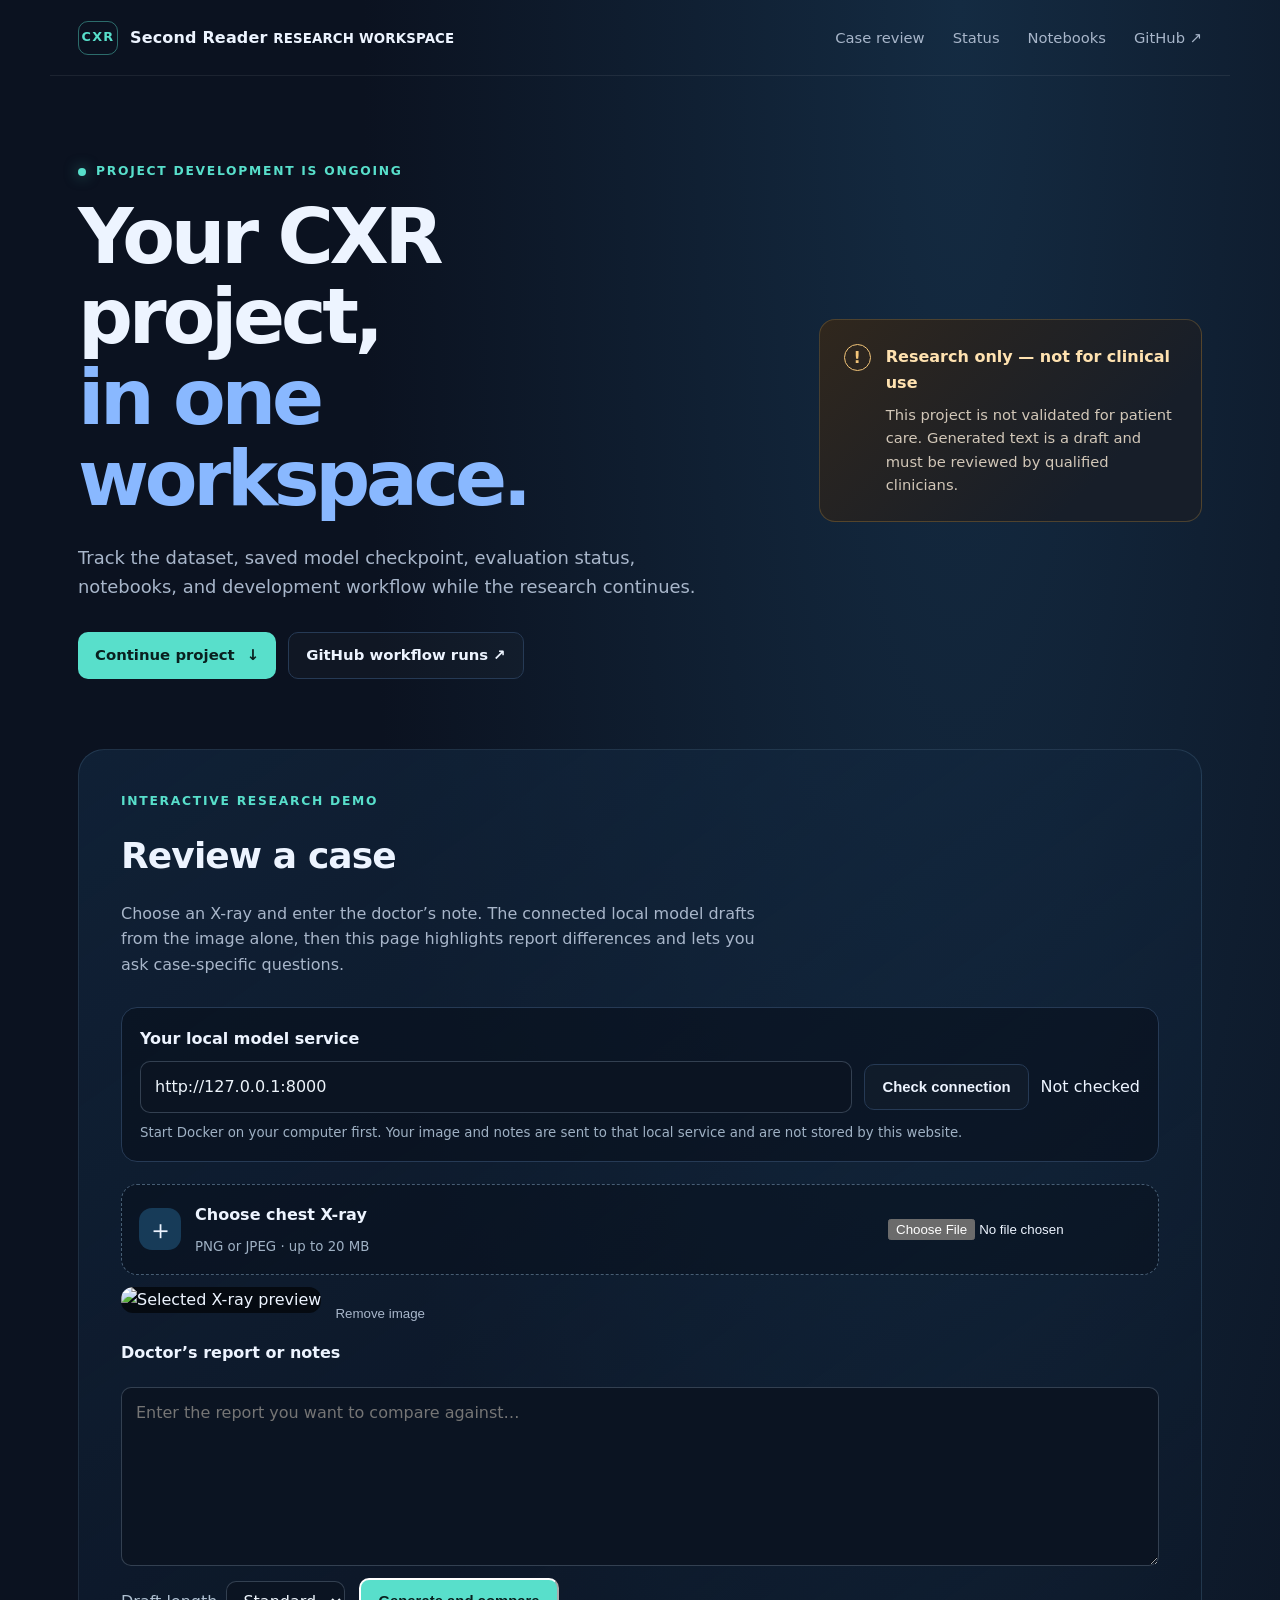
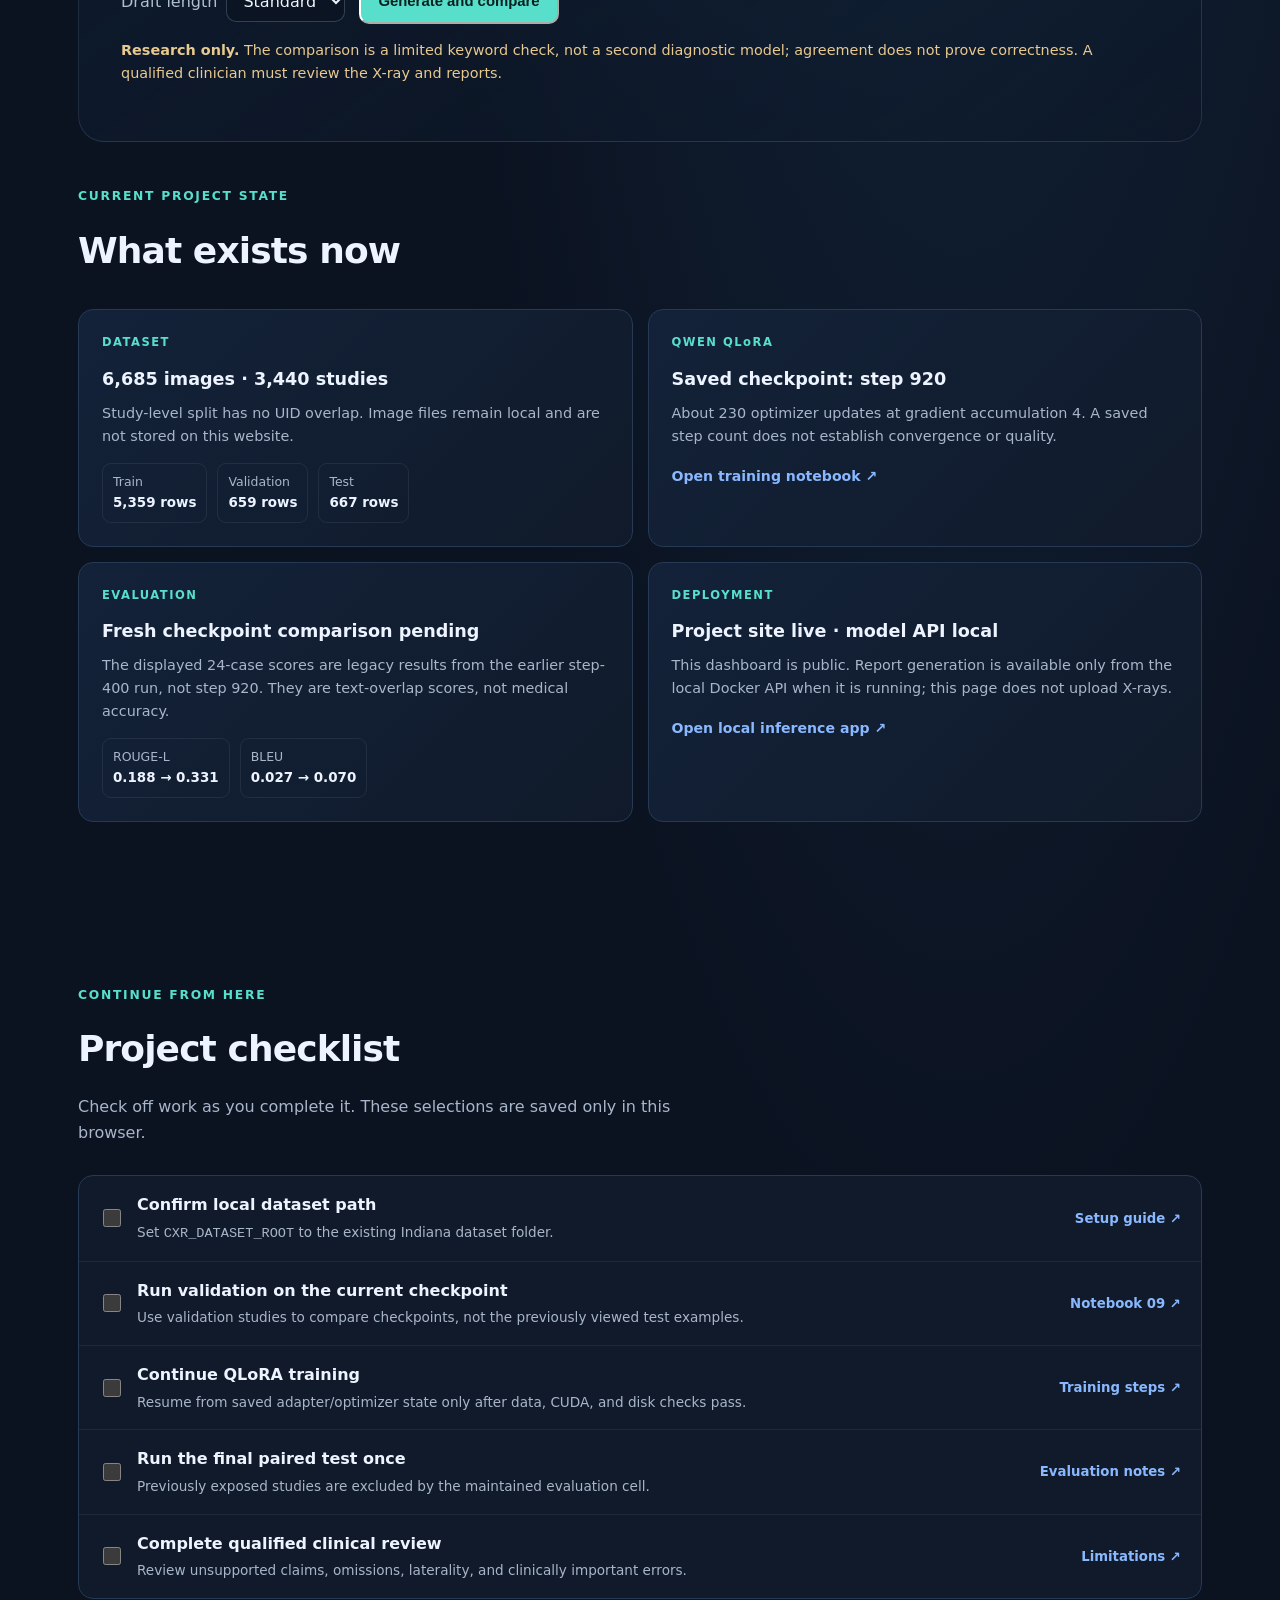
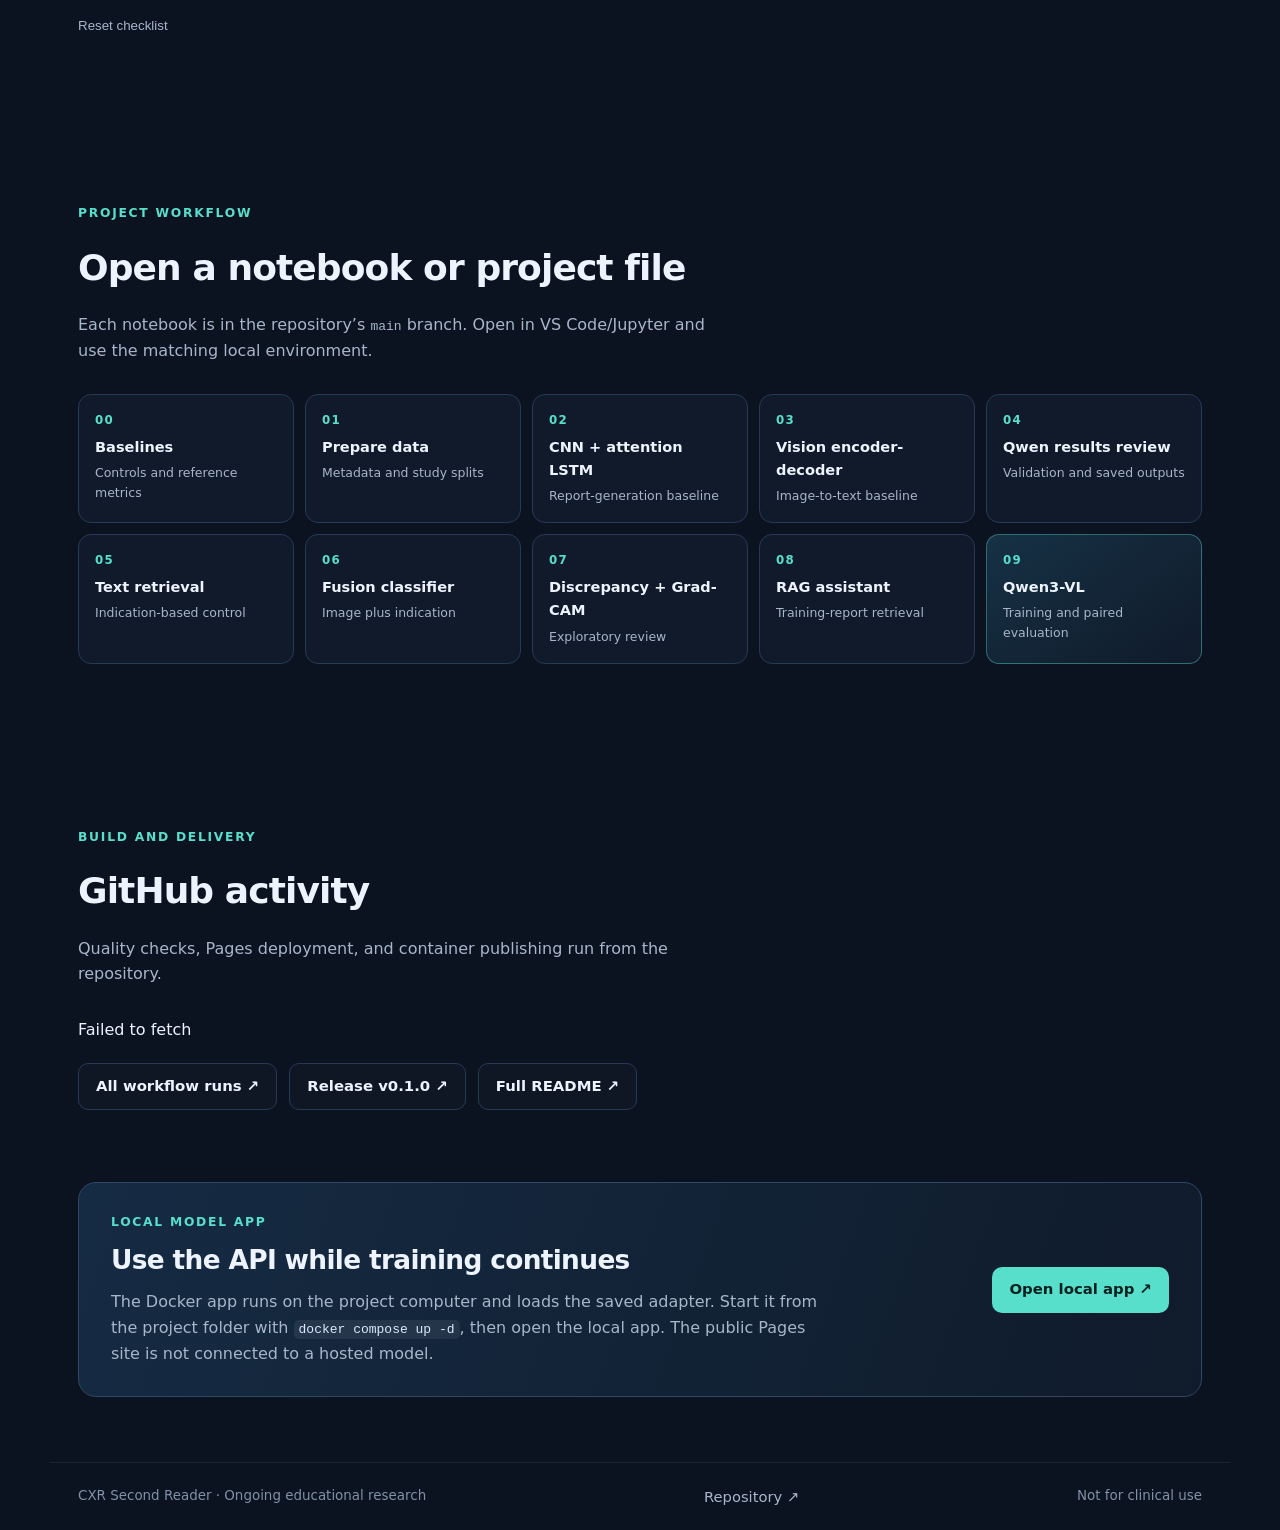
<file: docs/index.html>
<!doctype html>
<html lang="en">
<head>
  <meta charset="utf-8">
  <meta name="viewport" content="width=device-width, initial-scale=1">
  <meta name="theme-color" content="#0b1220">
  <meta name="description" content="CXR Second Reader research workspace: project status, notebooks, training checkpoints, evaluation, and API links.">
  <title>CXR Second Reader — Research Workspace</title>
  <link rel="stylesheet" href="styles.css">
  <script defer src="app.js"></script>
</head>
<body>
  <header class="topbar">
    <a class="brand" href="#top" aria-label="CXR Second Reader workspace"><span class="brand-mark">CXR</span><span>Second Reader <small>RESEARCH WORKSPACE</small></span></a>
    <nav aria-label="Main navigation"><a href="#case-review">Case review</a><a href="#status">Status</a><a href="#notebooks">Notebooks</a><a href="https://github.com/eyadstein/cxr_second_reader">GitHub ↗</a></nav>
  </header>

  <main id="top">
    <section class="hero">
      <div>
        <p class="eyebrow"><span class="dot"></span> Project development is ongoing</p>
        <h1>Your CXR project,<br><span>in one workspace.</span></h1>
        <p class="lede">Track the dataset, saved model checkpoint, evaluation status, notebooks, and development workflow while the research continues.</p>
        <div class="actions"><a class="button primary" href="#next">Continue project <span>↓</span></a><a class="button secondary" href="https://github.com/eyadstein/cxr_second_reader/actions">GitHub workflow runs ↗</a></div>
      </div>
      <aside class="notice"><div class="notice-icon">!</div><div><strong>Research only — not for clinical use</strong><p>This project is not validated for patient care. Generated text is a draft and must be reviewed by qualified clinicians.</p></div></aside>
    </section>

    <section id="case-review" class="section case-section">
      <div class="section-heading"><p class="eyebrow">Interactive research demo</p><h2>Review a case</h2><p>Choose an X-ray and enter the doctor’s note. The connected local model drafts from the image alone, then this page highlights report differences and lets you ask case-specific questions.</p></div>
      <div class="api-connect"><label for="api-url">Your local model service</label><div class="api-row"><input id="api-url" type="url" value="http://127.0.0.1:8000" autocomplete="url"><button id="check-api" class="button secondary" type="button">Check connection</button><span id="api-status" role="status">Not checked</span></div><small>Start Docker on your computer first. Your image and notes are sent to that local service and are not stored by this website.</small></div>
      <form id="case-form" class="case-form">
        <label class="upload-control" for="case-image"><span class="upload-icon">＋</span><span><b>Choose chest X-ray</b><small>PNG or JPEG · up to 20 MB</small></span><input id="case-image" type="file" accept="image/png,image/jpeg" required></label>
        <div id="image-preview-wrap" class="image-preview-wrap" hidden><img id="image-preview" alt="Selected X-ray preview"><button id="remove-image" type="button" class="text-button">Remove image</button></div>
        <label class="field-label" for="doctor-notes">Doctor’s report or notes</label>
        <textarea id="doctor-notes" name="doctor_notes" rows="6" maxlength="10000" placeholder="Enter the report you want to compare against…" required></textarea>
        <div class="form-actions"><label class="token-setting" for="max-tokens">Draft length<select id="max-tokens"><option value="96">Short</option><option value="128" selected>Standard</option><option value="160">Detailed</option></select></label><button id="analyze-button" class="button primary" type="submit">Generate and compare</button><span id="analysis-status" role="status"></span></div>
      </form>
      <div id="case-results" class="case-results" hidden aria-live="polite">
        <div class="result-grid"><article class="result-card"><div class="result-title"><span class="label">MODEL DRAFT</span><button class="text-button" type="button" data-copy="draft-output">Copy</button></div><pre id="draft-output"></pre></article><article class="result-card"><div class="result-title"><span class="label">REPORT COMPARISON</span><strong id="comparison-status"></strong></div><div id="comparison-output"></div><p id="comparison-limit" class="caveat"></p></article></div>
        <section class="case-chat"><div><p class="eyebrow">Ask about this case</p><h3>Discuss the reports</h3><p>Answers use the selected image, notes, draft and matching report passages.</p></div><div id="chat-thread" class="chat-thread" aria-live="polite"></div><form id="chat-form" class="chat-form"><label class="sr-only" for="chat-question">Your question</label><input id="chat-question" maxlength="2000" placeholder="Ask about a finding or a difference…" required><button class="button primary" type="submit">Ask</button></form><small>Chat history stays in this browser tab. The current chat uses the same model, not a separate RAG model.</small></section>
      </div>
      <p class="clinical-warning"><b>Research only.</b> The comparison is a limited keyword check, not a second diagnostic model; agreement does not prove correctness. A qualified clinician must review the X-ray and reports.</p>
    </section>

    <section id="status" class="section compact">
      <div class="section-heading"><p class="eyebrow">Current project state</p><h2>What exists now</h2></div>
      <div class="status-grid">
        <article class="status-card"><span class="label">DATASET</span><strong>6,685 images · 3,440 studies</strong><p>Study-level split has no UID overlap. Image files remain local and are not stored on this website.</p><div class="mini-stats"><span>Train <b>5,359 rows</b></span><span>Validation <b>659 rows</b></span><span>Test <b>667 rows</b></span></div></article>
        <article class="status-card"><span class="label">QWEN QLoRA</span><strong>Saved checkpoint: step 920</strong><p>About 230 optimizer updates at gradient accumulation 4. A saved step count does not establish convergence or quality.</p><a href="https://github.com/eyadstein/cxr_second_reader/blob/main/notebooks/09_qwen3vl_cxr.ipynb">Open training notebook ↗</a></article>
        <article class="status-card"><span class="label">EVALUATION</span><strong>Fresh checkpoint comparison pending</strong><p>The displayed 24-case scores are legacy results from the earlier step-400 run, not step 920. They are text-overlap scores, not medical accuracy.</p><div class="score-row"><span>ROUGE-L <b>0.188 → 0.331</b></span><span>BLEU <b>0.027 → 0.070</b></span></div></article>
        <article class="status-card"><span class="label">DEPLOYMENT</span><strong>Project site live · model API local</strong><p>This dashboard is public. Report generation is available only from the local Docker API when it is running; this page does not upload X-rays.</p><a href="http://127.0.0.1:8000" target="_blank" rel="noopener">Open local inference app ↗</a></article>
      </div>
    </section>

    <section id="next" class="section">
      <div class="section-heading"><p class="eyebrow">Continue from here</p><h2>Project checklist</h2><p>Check off work as you complete it. These selections are saved only in this browser.</p></div>
      <div class="workboard">
        <label class="task"><input type="checkbox" data-task="data"><span><b>Confirm local dataset path</b><small>Set <code>CXR_DATASET_ROOT</code> to the existing Indiana dataset folder.</small></span><a href="https://github.com/eyadstein/cxr_second_reader#run-locally-in-vscodejupyter-no-colab-required">Setup guide ↗</a></label>
        <label class="task"><input type="checkbox" data-task="val"><span><b>Run validation on the current checkpoint</b><small>Use validation studies to compare checkpoints, not the previously viewed test examples.</small></span><a href="https://github.com/eyadstein/cxr_second_reader/blob/main/notebooks/09_qwen3vl_cxr.ipynb">Notebook 09 ↗</a></label>
        <label class="task"><input type="checkbox" data-task="train"><span><b>Continue QLoRA training</b><small>Resume from saved adapter/optimizer state only after data, CUDA, and disk checks pass.</small></span><a href="https://github.com/eyadstein/cxr_second_reader/blob/main/notebooks/09_qwen3vl_cxr.ipynb">Training steps ↗</a></label>
        <label class="task"><input type="checkbox" data-task="test"><span><b>Run the final paired test once</b><small>Previously exposed studies are excluded by the maintained evaluation cell.</small></span><a href="https://github.com/eyadstein/cxr_second_reader/blob/main/README.md#observed-run-and-evaluation-limits">Evaluation notes ↗</a></label>
        <label class="task"><input type="checkbox" data-task="review"><span><b>Complete qualified clinical review</b><small>Review unsupported claims, omissions, laterality, and clinically important errors.</small></span><a href="https://github.com/eyadstein/cxr_second_reader/blob/main/README.md#observed-run-and-evaluation-limits">Limitations ↗</a></label>
      </div>
      <button id="reset-checklist" class="text-button" type="button">Reset checklist</button>
    </section>

    <section id="notebooks" class="section">
      <div class="section-heading"><p class="eyebrow">Project workflow</p><h2>Open a notebook or project file</h2><p>Each notebook is in the repository’s <code>main</code> branch. Open in VS Code/Jupyter and use the matching local environment.</p></div>
      <div class="notebook-grid">
        <a class="notebook-link" href="https://github.com/eyadstein/cxr_second_reader/blob/main/notebooks/00_baselines.ipynb"><span>00</span><b>Baselines</b><small>Controls and reference metrics</small></a>
        <a class="notebook-link" href="https://github.com/eyadstein/cxr_second_reader/blob/main/notebooks/01_prepare_data.ipynb"><span>01</span><b>Prepare data</b><small>Metadata and study splits</small></a>
        <a class="notebook-link" href="https://github.com/eyadstein/cxr_second_reader/blob/main/notebooks/02_approach1_cnn_attention_lstm.ipynb"><span>02</span><b>CNN + attention LSTM</b><small>Report-generation baseline</small></a>
        <a class="notebook-link" href="https://github.com/eyadstein/cxr_second_reader/blob/main/notebooks/03_approach2_vision_encoder_decoder.ipynb"><span>03</span><b>Vision encoder-decoder</b><small>Image-to-text baseline</small></a>
        <a class="notebook-link" href="https://github.com/eyadstein/cxr_second_reader/blob/main/notebooks/04_approach3_vlm_lora.ipynb"><span>04</span><b>Qwen results review</b><small>Validation and saved outputs</small></a>
        <a class="notebook-link" href="https://github.com/eyadstein/cxr_second_reader/blob/main/notebooks/05_approach4_retrieval.ipynb"><span>05</span><b>Text retrieval</b><small>Indication-based control</small></a>
        <a class="notebook-link" href="https://github.com/eyadstein/cxr_second_reader/blob/main/notebooks/06_fusion_classifier.ipynb"><span>06</span><b>Fusion classifier</b><small>Image plus indication</small></a>
        <a class="notebook-link" href="https://github.com/eyadstein/cxr_second_reader/blob/main/notebooks/07_discrepancy_gradcam.ipynb"><span>07</span><b>Discrepancy + Grad-CAM</b><small>Exploratory review</small></a>
        <a class="notebook-link" href="https://github.com/eyadstein/cxr_second_reader/blob/main/notebooks/08_rag_assistant.ipynb"><span>08</span><b>RAG assistant</b><small>Training-report retrieval</small></a>
        <a class="notebook-link featured" href="https://github.com/eyadstein/cxr_second_reader/blob/main/notebooks/09_qwen3vl_cxr.ipynb"><span>09</span><b>Qwen3-VL</b><small>Training and paired evaluation</small></a>
      </div>
    </section>

    <section class="section activity-section">
      <div class="section-heading"><p class="eyebrow">Build and delivery</p><h2>GitHub activity</h2><p>Quality checks, Pages deployment, and container publishing run from the repository.</p></div>
      <div id="workflow-list" class="workflow-list" aria-live="polite"><p>Loading recent GitHub workflow runs…</p></div>
      <div class="actions"><a class="button secondary" href="https://github.com/eyadstein/cxr_second_reader/actions">All workflow runs ↗</a><a class="button secondary" href="https://github.com/eyadstein/cxr_second_reader/releases/tag/v0.1.0">Release v0.1.0 ↗</a><a class="button secondary" href="https://github.com/eyadstein/cxr_second_reader/blob/main/README.md">Full README ↗</a></div>
    </section>

    <section class="deployment-card">
      <div><p class="eyebrow">Local model app</p><h2>Use the API while training continues</h2><p>The Docker app runs on the project computer and loads the saved adapter. Start it from the project folder with <code>docker compose up -d</code>, then open the local app. The public Pages site is not connected to a hosted model.</p></div>
      <a class="button primary" href="http://127.0.0.1:8000" target="_blank" rel="noopener">Open local app ↗</a>
    </section>
  </main>
  <footer><span>CXR Second Reader · Ongoing educational research</span><a href="https://github.com/eyadstein/cxr_second_reader">Repository ↗</a><span>Not for clinical use</span></footer>
</body>
</html>
</file>
<file: docs/styles.css>
:root{color-scheme:dark;--bg:#0b1220;--panel:#101c2e;--panel2:#132239;--text:#edf4ff;--muted:#a8b6ca;--line:#263a55;--teal:#58dfcb;--blue:#89b8ff;--amber:#f3c579}*{box-sizing:border-box}html{scroll-behavior:smooth}body{margin:0;background:radial-gradient(ellipse at 75% 0%,#142b42 0,transparent 44%),var(--bg);color:var(--text);font-family:Inter,ui-sans-serif,system-ui,-apple-system,"Segoe UI",sans-serif;line-height:1.6}.topbar{height:76px;max-width:1180px;margin:auto;padding:0 28px;display:flex;align-items:center;justify-content:space-between;border-bottom:1px solid #ffffff12}.brand{display:flex;align-items:center;gap:12px;color:var(--text);text-decoration:none;font-weight:700;letter-spacing:.01em}.brand-mark{display:grid;place-items:center;width:40px;height:34px;border:1px solid #58dfcb70;border-radius:10px;color:var(--teal);font-size:.8rem;letter-spacing:.1em}.topbar nav{display:flex;align-items:center;gap:28px}.topbar nav a,footer a{color:var(--muted);text-decoration:none;font-size:.92rem}.topbar nav a:hover,footer a:hover,.card a:hover{color:var(--teal)}main{max-width:1180px;margin:auto;padding:0 28px}.hero{min-height:500px;padding:86px 0 70px;display:grid;grid-template-columns:1.4fr .8fr;align-items:center;gap:70px}.eyebrow{margin:0 0 15px;color:var(--teal);font-size:.77rem;font-weight:750;letter-spacing:.14em;text-transform:uppercase}.hero .eyebrow{display:flex;align-items:center;gap:10px}.dot{display:inline-block;width:8px;height:8px;border-radius:50%;background:var(--teal);box-shadow:0 0 14px #58dfcb80}.hero h1{margin:0;font-size:clamp(2.8rem,6vw,5.2rem);line-height:1.05;letter-spacing:-.055em}.hero h1 span{color:var(--blue)}.lede{max-width:650px;margin:25px 0 30px;color:var(--muted);font-size:1.12rem}.actions{display:flex;flex-wrap:wrap;gap:12px}.button{min-height:46px;padding:11px 17px;display:inline-flex;align-items:center;gap:12px;border-radius:10px;text-decoration:none;font-size:.93rem;font-weight:700}.primary{background:var(--teal);color:#09201f}.primary:hover{background:#8cecdf}.secondary{border:1px solid var(--line);color:var(--text);background:#ffffff05}.secondary:hover{border-color:var(--blue)}.notice{padding:24px;display:flex;gap:15px;border:1px solid #80683b77;border-radius:16px;background:linear-gradient(135deg,#30271d,#171e29 75%)}.notice-icon{flex:0 0 27px;height:27px;display:grid;place-items:center;border:1px solid var(--amber);border-radius:50%;color:var(--amber);font-weight:800}.notice strong{color:#ffe2b0}.notice p{margin:7px 0 0;color:#d2c7b8;font-size:.92rem}.status-panel{padding:28px 32px;display:flex;align-items:center;justify-content:space-between;gap:30px;border:1px solid var(--line);border-radius:18px;background:linear-gradient(115deg,var(--panel2),var(--panel))}.status-panel .eyebrow{margin-bottom:7px}.status-panel h2,.section-heading h2,.deployment-card h2{margin:0;font-size:1.65rem;letter-spacing:-.025em}.status-panel p:not(.eyebrow){max-width:760px;margin:8px 0 0;color:var(--muted)}.status-badge{flex:0 0 auto;display:inline-flex;align-items:center;gap:9px;padding:8px 12px;border:1px solid #58dfcb52;border-radius:999px;color:#b9f6ed;font-size:.82rem}.section{padding:92px 0 72px}.section-heading{max-width:660px;margin-bottom:30px}.section-heading h2{font-size:2.25rem}.section-heading>p:last-child{color:var(--muted)}.cards{display:grid;grid-template-columns:repeat(3,1fr);gap:16px}.card{min-height:220px;padding:24px;border:1px solid var(--line);border-radius:15px;background:#101a2a}.card-number{color:var(--teal);font-size:.78rem;font-weight:800;letter-spacing:.08em}.card h3{margin:15px 0 7px;font-size:1.15rem}.card p{min-height:74px;margin:0 0 16px;color:var(--muted);font-size:.92rem}.card a{color:var(--blue);text-decoration:none;font-size:.9rem;font-weight:700}.link-list{display:grid;gap:9px;margin-top:14px}.link-list a{padding-bottom:8px;border-bottom:1px solid #ffffff12;font-size:.86rem}.workspace .card{min-height:100%}.workspace .card p{min-height:0}.deployment-card{padding:30px 32px;display:flex;align-items:center;justify-content:space-between;gap:24px;border:1px solid #314865;border-radius:18px;background:linear-gradient(110deg,#152b43,#101b2b)}.deployment-card .eyebrow{margin-bottom:6px}.deployment-card p:last-child{max-width:720px;margin:8px 0 0;color:var(--muted)}footer{max-width:1180px;margin:65px auto 0;padding:22px 28px;display:flex;justify-content:space-between;gap:18px;border-top:1px solid #ffffff12;color:#8191a7;font-size:.84rem}@media(max-width:760px){.topbar{padding:0 18px}.topbar nav{gap:13px}.topbar nav a{font-size:.8rem}.topbar nav a:first-child{display:none}main{padding:0 18px}.hero{min-height:auto;padding:62px 0 48px;grid-template-columns:1fr;gap:32px}.hero h1{font-size:clamp(2.7rem,12vw,4.2rem)}.status-panel,.deployment-card{align-items:flex-start;flex-direction:column;padding:24px}.cards{grid-template-columns:1fr}.card{min-height:0}.card p{min-height:0}footer{margin-top:45px;padding:20px 18px;flex-wrap:wrap}footer span:first-child{flex-basis:100%}}

.status-grid{display:grid;grid-template-columns:repeat(2,minmax(0,1fr));gap:15px}.status-card{padding:23px;border:1px solid var(--line);border-radius:15px;background:linear-gradient(135deg,#132239,#101a2a)}.status-card .label{display:block;margin-bottom:13px;color:var(--teal);font-size:.72rem;font-weight:800;letter-spacing:.13em}.status-card strong{display:block;font-size:1.1rem}.status-card p{margin:9px 0 15px;color:var(--muted);font-size:.9rem}.status-card>a{color:var(--blue);font-size:.88rem;font-weight:700;text-decoration:none}.mini-stats,.score-row{display:flex;gap:10px;flex-wrap:wrap}.mini-stats span,.score-row span{padding:8px 10px;border:1px solid #ffffff12;border-radius:9px;color:var(--muted);font-size:.78rem}.mini-stats b,.score-row b{display:block;color:var(--text);font-size:.84rem}.workboard{overflow:hidden;border:1px solid var(--line);border-radius:15px;background:#101a2a}.task{min-height:82px;padding:16px 20px;display:grid;grid-template-columns:24px 1fr auto;align-items:center;gap:14px;border-bottom:1px solid #ffffff10;cursor:pointer}.task:last-child{border-bottom:0}.task input{width:18px;height:18px;accent-color:var(--teal)}.task span b,.task span small{display:block}.task span small{margin-top:4px;color:var(--muted);font-size:.85rem}.task>a{color:var(--blue);font-size:.83rem;font-weight:700;text-decoration:none}.task:has(input:checked) span b{text-decoration:line-through;color:#a8b6ca}.text-button{margin-top:12px;padding:7px 0;border:0;background:none;color:var(--muted);cursor:pointer}.text-button:hover{color:var(--teal)}.notebook-grid{display:grid;grid-template-columns:repeat(5,minmax(0,1fr));gap:11px}.notebook-link{min-height:128px;padding:16px;display:flex;flex-direction:column;gap:5px;border:1px solid var(--line);border-radius:13px;background:#101a2a;color:var(--text);text-decoration:none;transition:transform .15s,border-color .15s}.notebook-link:hover{transform:translateY(-2px);border-color:#58dfcb85}.notebook-link>span{color:var(--teal);font-size:.74rem;font-weight:800;letter-spacing:.1em}.notebook-link b{font-size:.91rem}.notebook-link small{color:var(--muted);font-size:.78rem}.notebook-link.featured{border-color:#58dfcb65;background:linear-gradient(145deg,#163145,#101a2a)}.workflow-list{display:grid;gap:9px;margin:0 0 20px}.workflow-row{padding:13px 16px;display:flex;align-items:center;justify-content:space-between;gap:15px;border:1px solid var(--line);border-radius:11px;background:#101a2a;color:var(--text);text-decoration:none}.workflow-row:hover{border-color:#58dfcb85}.workflow-row small{display:block;color:var(--muted);font-size:.78rem}.run-state{flex:0 0 auto;padding:5px 9px;border:1px solid #ffffff20;border-radius:999px;color:var(--muted);font-size:.76rem}.run-state.success{border-color:#58dfcb55;color:#b9f6ed}.run-state.failure{border-color:#e18a8a66;color:#ffc0c0}.section.compact{padding-top:45px}.workspace .section-heading{margin-bottom:22px}.deployment-card code{color:#d9e8ff;background:#ffffff12;padding:2px 5px;border-radius:5px}
@media(max-width:900px){.notebook-grid{grid-template-columns:repeat(3,minmax(0,1fr))}}@media(max-width:650px){.status-grid{grid-template-columns:1fr}.notebook-grid{grid-template-columns:repeat(2,minmax(0,1fr))}.task{grid-template-columns:22px 1fr}.task>a{grid-column:2}.workflow-row{align-items:flex-start;flex-direction:column}.topbar nav a:nth-child(2){display:none}}
/* Interactive case review */
.case-section { background: linear-gradient(145deg, rgba(20, 44, 70, .58), rgba(10, 18, 32, .2)); border: 1px solid rgba(133, 178, 215, .16); border-radius: 26px; padding: clamp(22px, 4vw, 42px); }
.api-connect { background: rgba(8, 15, 26, .58); border: 1px solid var(--line, rgba(255,255,255,.12)); border-radius: 16px; padding: 18px; margin: 22px 0; }
.api-connect > label, .field-label { display: block; font-weight: 700; margin-bottom: 9px; }
.api-row { display:flex; gap:12px; align-items:center; flex-wrap:wrap; }
.api-row input, .chat-form input, .case-form textarea, .token-setting select { background:#0b1422; border:1px solid rgba(170,195,220,.25); color:#edf4fb; border-radius:10px; padding:12px 14px; font:inherit; }
.api-row input { flex:1 1 240px; }
.api-connect small, .case-section small { display:block; color:#9fb1c4; margin-top:10px; line-height:1.5; }
#api-status.success { color:#84e1b4; } #api-status.failure { color:#ffadad; }
.case-form { display:grid; gap:12px; }
.upload-control { display:flex; align-items:center; gap:14px; border:1px dashed rgba(155,192,225,.42); background:rgba(7,15,26,.45); border-radius:16px; padding:17px; cursor:pointer; }
.upload-control b { display:block; } .upload-icon { display:grid; place-items:center; width:42px; height:42px; border-radius:13px; background:#173b58; font-size:27px; }
.upload-control input { max-width:100%; margin-left:auto; }
.image-preview-wrap { display:flex; align-items:start; gap:14px; flex-wrap:wrap; }
.image-preview-wrap img { max-width:min(100%,460px); max-height:380px; object-fit:contain; background:#050a11; border-radius:12px; }
.case-form textarea { width:100%; resize:vertical; min-height:140px; }
.form-actions { display:flex; align-items:center; gap:14px; flex-wrap:wrap; }
.token-setting { display:flex; gap:9px; align-items:center; color:#afc0d1; }
.token-setting select { padding:9px 12px; }
.button:disabled { opacity:.55; cursor:wait; }
.clinical-warning, .caveat { color:#e8c98f; line-height:1.6; font-size:.9rem; }
.case-results { margin-top:30px; }
.result-grid { display:grid; grid-template-columns:1fr 1fr; gap:16px; }
.result-card { background:rgba(8,15,26,.72); border:1px solid rgba(170,195,220,.16); border-radius:16px; padding:20px; min-width:0; }
.result-title { display:flex; justify-content:space-between; gap:12px; align-items:center; margin-bottom:14px; }
.result-card pre { white-space:pre-wrap; overflow-wrap:anywhere; font:inherit; line-height:1.65; color:#edf4fb; margin:0; }
.difference-row { border-top:1px solid rgba(170,195,220,.13); padding:12px 0; display:grid; gap:5px; }
.difference-row span { color:#becddd; }
.case-chat { margin-top:18px; background:rgba(8,15,26,.58); border:1px solid rgba(170,195,220,.16); border-radius:16px; padding:20px; }
.case-chat h3 { margin:.2em 0; font-size:1.3rem; }
.case-chat p { color:#b9c9d8; }
.chat-thread { display:grid; gap:10px; margin:18px 0; max-height:380px; overflow:auto; }
.chat-message { max-width:88%; padding:12px 14px; border-radius:13px; background:#142338; }
.chat-message.user { justify-self:end; background:#173b58; }
.chat-message p { white-space:pre-wrap; margin:5px 0 0; color:#edf4fb; }
.chat-form { display:flex; gap:10px; }
.chat-form input { flex:1; min-width:0; }
.sr-only { position:absolute; width:1px; height:1px; padding:0; margin:-1px; overflow:hidden; clip:rect(0,0,0,0); white-space:nowrap; border:0; }
@media (max-width:760px) { .result-grid { grid-template-columns:1fr; } .upload-control { align-items:flex-start; flex-wrap:wrap; } .upload-control input { margin:6px 0 0; width:100%; } .chat-message { max-width:100%; } }
</file>
